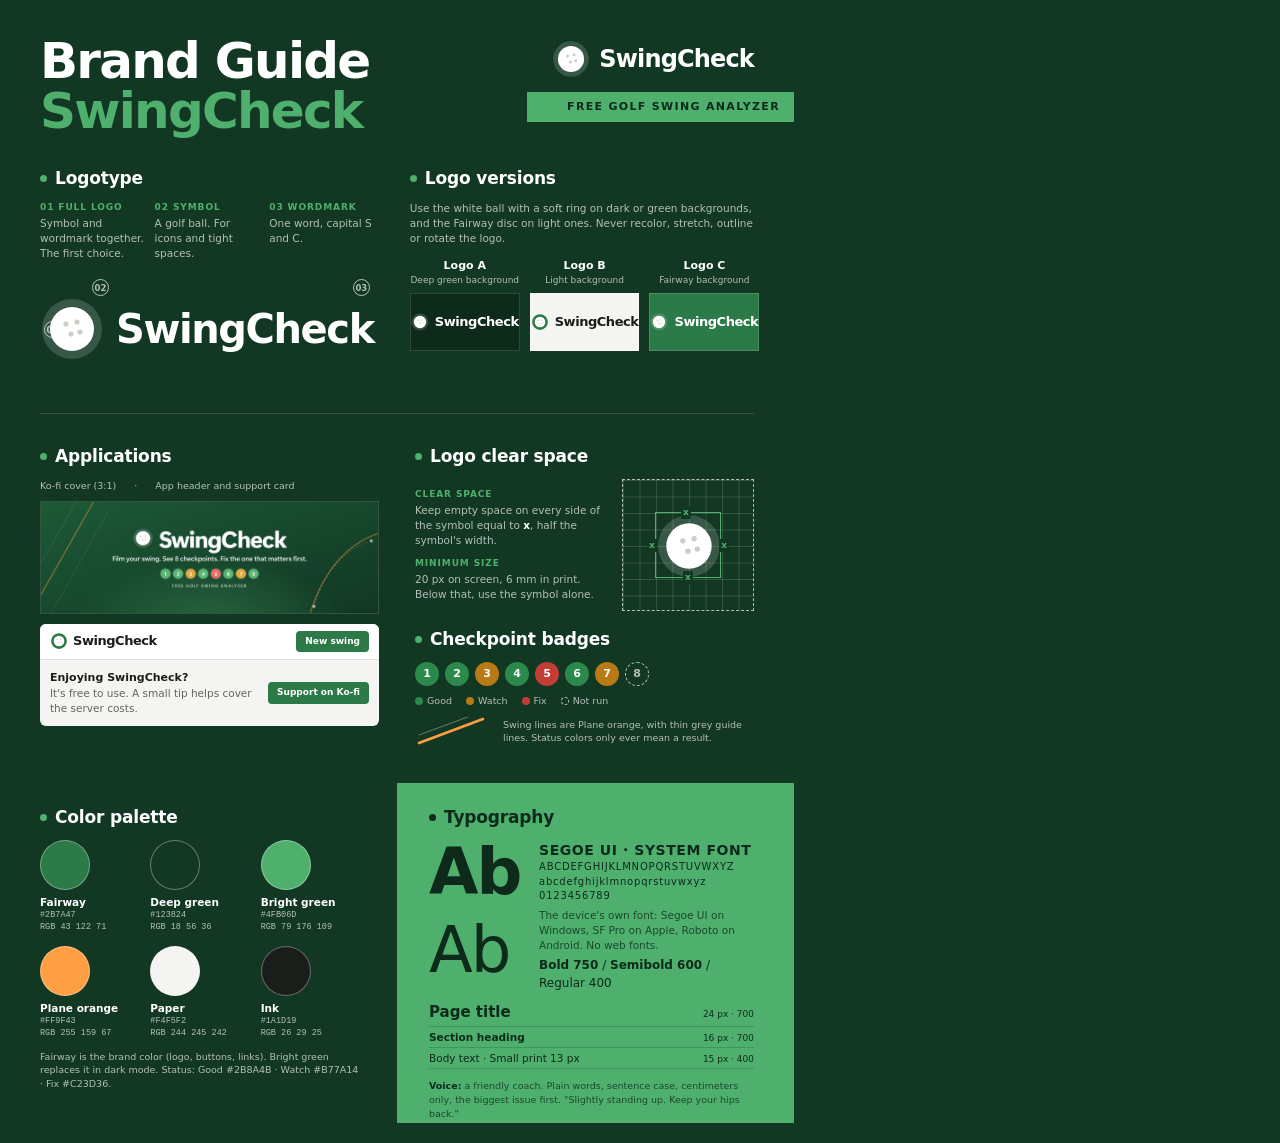
<file: branding/brand-guide.html>
<!doctype html>
<!-- SwingCheck brand guide: one A4 page. Render to PDF with branding/render.sh. -->
<html lang="en">
<head>
<meta charset="utf-8">
<title>SwingCheck brand guide</title>
<style>
  @page { size: A4; margin: 0; }
  :root {
    --fairway: #2b7a47; --deep: #123824; --deeper: #0d2a1b; --bright: #4fb06d; --plane: #ff9f43;
    --ok: #2b8a4b; --warn: #b77a14; --flag: #c23d36;
    --paper: #f4f5f2; --ink: #1a1d19; --muted: #5f665d; --line: rgba(255, 255, 255, 0.14); --soft: rgba(255, 255, 255, 0.68);
  }
  * { box-sizing: border-box; }
  html, body { margin: 0; }
  html { height: 1123px; overflow: hidden; }
  body {
    width: 794px; height: 1123px; overflow: hidden; position: relative;
    background: var(--deep); color: #fff;
    font: 10.5px/1.45 "Segoe UI", system-ui, sans-serif;
    -webkit-print-color-adjust: exact; print-color-adjust: exact;
  }
  .pad { padding: 0 40px; }

  /* Header */
  .head { display: flex; justify-content: space-between; align-items: flex-start; padding-top: 36px; }
  .title { font-size: 50px; font-weight: 750; line-height: 1; letter-spacing: -0.035em; }
  .title span { color: var(--bright); display: block; }
  .head-right { display: flex; flex-direction: column; align-items: flex-end; gap: 14px; padding-top: 4px; }
  .lockup { display: flex; align-items: center; gap: 9px; font-size: 24px; font-weight: 750; letter-spacing: -0.035em; }
  .lockup img { width: 38px; height: 38px; }
  .bar { background: var(--bright); color: var(--deeper); font-weight: 700; padding: 7px 14px 7px 40px; margin-right: -40px;
    font-size: 11px; letter-spacing: 0.12em; text-transform: uppercase; }

  /* Sections */
  .row { display: grid; grid-template-columns: 1fr 1fr; gap: 36px; padding: 30px 40px; }
  .rule { height: 1px; background: var(--line); margin: 0 40px; }
  h2 { display: flex; align-items: center; gap: 8px; margin: 0 0 10px; font-size: 17px; font-weight: 700; letter-spacing: -0.01em; }
  h2::before { content: ""; width: 7px; height: 7px; border-radius: 50%; background: var(--bright); }
  h3 { margin: 0 0 2px; font-size: 9px; font-weight: 700; color: var(--bright); letter-spacing: 0.1em; text-transform: uppercase; }
  p { margin: 0; color: var(--soft); }

  /* Logotype */
  .parts { display: grid; grid-template-columns: repeat(3, 1fr); gap: 10px; margin-bottom: 14px; }
  .anatomy { position: relative; display: flex; align-items: center; justify-content: center; gap: 12px; height: 108px; }
  .anatomy img { width: 64px; height: 64px; }
  .anatomy .word { font-size: 40px; font-weight: 750; letter-spacing: -0.035em; }
  .tag { position: absolute; width: 17px; height: 17px; border-radius: 50%; border: 1px solid var(--soft);
    display: grid; place-items: center; font-size: 8.5px; font-weight: 700; color: var(--soft); }

  /* Variants */
  .variants { display: grid; grid-template-columns: repeat(3, 1fr); gap: 10px; margin-top: 12px; }
  .variant { text-align: center; }
  .variant b { display: block; font-size: 11px; }
  .variant small { display: block; color: var(--soft); font-size: 9px; margin-bottom: 6px; }
  .tile { height: 58px; display: flex; align-items: center; justify-content: center; gap: 6px;
    font-weight: 750; font-size: 13px; letter-spacing: -0.035em; border: 1px solid var(--line); }
  .tile img { width: 18px; height: 18px; }

  /* Applications */
  .cover { display: block; width: 100%; aspect-ratio: 3 / 1; border: 1px solid var(--line); }
  .app { margin-top: 10px; background: var(--paper); color: var(--ink); border-radius: 6px; overflow: hidden; }
  .app-top { display: flex; justify-content: space-between; align-items: center; padding: 7px 10px; background: #fff; border-bottom: 1px solid #dfe2db; }
  .app-top .lockup { font-size: 13px; gap: 5px; }
  .app-top .lockup img { width: 18px; height: 18px; }
  .app-btn { white-space: nowrap; background: var(--fairway); color: #fff; font-weight: 600; font-size: 9px; padding: 4px 9px; border-radius: 4px; }
  .app-body { display: flex; align-items: center; gap: 10px; padding: 10px; }
  .app-body b { font-size: 11px; }
  .labels { display: flex; gap: 18px; margin: 0 0 8px; color: var(--soft); font-size: 9.5px; }

  /* Clear space */
  .clear { display: grid; grid-template-columns: 1fr 132px; gap: 14px; align-items: center; }
  .clear-box { position: relative; width: 132px; height: 132px; border: 1px dashed var(--soft);
    background-image: linear-gradient(var(--line) 1px, transparent 1px), linear-gradient(90deg, var(--line) 1px, transparent 1px);
    background-size: 16.5px 16.5px; display: grid; place-items: center; }
  .clear-box .inner { width: 66px; height: 66px; border: 1px solid var(--bright); display: grid; place-items: center; }
  .clear-box img { width: 66px; height: 66px; }
  .x { position: absolute; font-size: 9px; font-weight: 700; color: var(--bright); background: var(--deep); padding: 0 2px; }
  .clear p + h3 { margin-top: 8px; }

  /* Badges */
  .dots { display: flex; gap: 6px; margin: 4px 0 8px; }
  .dot { width: 24px; height: 24px; border-radius: 50%; display: grid; place-items: center; font-size: 11px; font-weight: 700; }
  .dot.ok { background: var(--ok); } .dot.warn { background: var(--warn); } .dot.flag { background: var(--flag); }
  .dot.soon { border: 1px dashed var(--soft); color: var(--soft); }
  .legend { display: flex; gap: 14px; color: var(--soft); font-size: 9.5px; }
  .legend i { display: inline-block; width: 8px; height: 8px; border-radius: 50%; margin-right: 4px; vertical-align: middle; }
  .lines { display: flex; gap: 16px; align-items: center; margin-top: 10px; color: var(--soft); font-size: 9.5px; }
  .lines svg { width: 72px; height: 28px; flex: none; }

  /* Bottom: colors + type panel */
  .bottom { position: absolute; left: 0; right: 0; bottom: 0; display: grid; grid-template-columns: 1fr 1fr; height: 340px; }
  .colors { padding: 22px 36px 22px 40px; }
  .swatches { display: grid; grid-template-columns: repeat(3, 1fr); gap: 12px 10px; }
  .swatch .c { width: 50px; height: 50px; border-radius: 50%; margin-bottom: 5px; border: 1px solid rgba(255, 255, 255, 0.35); }
  .swatch b { display: block; font-size: 10.5px; }
  .swatch span { display: block; color: var(--soft); font: 8.5px/1.4 Consolas, monospace; }
  .note { margin-top: 10px; font-size: 9.5px; }
  .type { background: var(--bright); color: var(--deeper); padding: 22px 40px 22px 32px; }
  .type h2::before { background: var(--deeper); }
  .type p { color: rgba(13, 42, 27, 0.78); }
  .ab { display: grid; grid-template-columns: 96px 1fr; gap: 4px 14px; align-items: center; margin-top: 2px; }
  .ab .big { font-size: 64px; line-height: 1; letter-spacing: -0.03em; }
  .ab .name { font-size: 14px; font-weight: 750; letter-spacing: 0.04em; }
  .ab .abc { font-size: 10px; letter-spacing: 0.08em; }
  .scale { margin-top: 8px; display: grid; gap: 1px; }
  .scale div { display: flex; justify-content: space-between; align-items: baseline; border-bottom: 1px solid rgba(13, 42, 27, 0.2); padding: 2px 0; }
  .scale small { font-size: 9px; }
  .voice { margin-top: 10px; font-size: 9.5px; }
</style>
</head>
<body>
  <div class="head pad">
    <div class="title">Brand Guide<span>SwingCheck</span></div>
    <div class="head-right">
      <div class="lockup"><img src="logo-on-dark.svg" alt="">SwingCheck</div>
      <div class="bar">Free golf swing analyzer</div>
    </div>
  </div>

  <div class="row">
    <section>
      <h2>Logotype</h2>
      <div class="parts">
        <div><h3>01 Full logo</h3><p>Symbol and wordmark together. The first choice.</p></div>
        <div><h3>02 Symbol</h3><p>A golf ball. For icons and tight spaces.</p></div>
        <div><h3>03 Wordmark</h3><p>One word, capital S and C.</p></div>
      </div>
      <div class="anatomy">
        <img src="logo-on-dark.svg" alt=""><span class="word">SwingCheck</span>
        <span class="tag" style="left:4px; top:46px">01</span>
        <span class="tag" style="left:52px; top:4px">02</span>
        <span class="tag" style="right:4px; top:4px">03</span>
      </div>
    </section>
    <section>
      <h2>Logo versions</h2>
      <p>Use the white ball with a soft ring on dark or green backgrounds, and the Fairway disc on light ones.
        Never recolor, stretch, outline or rotate the logo.</p>
      <div class="variants">
        <div class="variant"><b>Logo A</b><small>Deep green background</small>
          <div class="tile" style="background:var(--deeper)"><img src="logo-on-dark.svg" alt="">SwingCheck</div></div>
        <div class="variant"><b>Logo B</b><small>Light background</small>
          <div class="tile" style="background:var(--paper); color:var(--ink)"><img src="logo.svg" alt="">SwingCheck</div></div>
        <div class="variant"><b>Logo C</b><small>Fairway background</small>
          <div class="tile" style="background:var(--fairway)"><img src="logo-on-dark.svg" alt="">SwingCheck</div></div>
      </div>
    </section>
  </div>

  <div class="rule"></div>

  <div class="row">
    <section>
      <h2>Applications</h2>
      <div class="labels"><span>Ko-fi cover (3:1)</span><span>·</span><span>App header and support card</span></div>
      <img class="cover" src="ko-fi-cover.png" alt="">
      <div class="app">
        <div class="app-top"><div class="lockup"><img src="logo.svg" alt="">SwingCheck</div><span class="app-btn">New swing</span></div>
        <div class="app-body"><div><b>Enjoying SwingCheck?</b><br><span style="color:var(--muted)">It's free to use. A small tip helps cover the server costs.</span></div>
          <span class="app-btn" style="margin-left:auto">Support on Ko-fi</span></div>
      </div>
    </section>
    <section>
      <h2>Logo clear space</h2>
      <div class="clear">
        <div>
          <h3>Clear space</h3>
          <p>Keep empty space on every side of the symbol equal to <b style="color:#fff">x</b>, half the symbol's width.</p>
          <h3>Minimum size</h3>
          <p>20 px on screen, 6 mm in print. Below that, use the symbol alone.</p>
        </div>
        <div class="clear-box">
          <div class="inner"><img src="logo-on-dark.svg" alt=""></div>
          <span class="x" style="top:26px; left:58px">x</span>
          <span class="x" style="bottom:26px; left:60px">x</span>
          <span class="x" style="left:24px; top:59px">x</span>
          <span class="x" style="right:24px; top:59px">x</span>
        </div>
      </div>
      <h2 style="margin-top:16px">Checkpoint badges</h2>
      <div class="dots">
        <span class="dot ok">1</span><span class="dot ok">2</span><span class="dot warn">3</span><span class="dot ok">4</span>
        <span class="dot flag">5</span><span class="dot ok">6</span><span class="dot warn">7</span><span class="dot soon">8</span>
      </div>
      <div class="legend">
        <span><i style="background:var(--ok)"></i>Good</span><span><i style="background:var(--warn)"></i>Watch</span>
        <span><i style="background:var(--flag)"></i>Fix</span><span><i style="border:1px dashed var(--soft)"></i>Not run</span>
      </div>
      <div class="lines">
        <svg viewBox="0 0 72 28"><line x1="4" y1="26" x2="68" y2="2" stroke="#ff9f43" stroke-width="2.5" stroke-linecap="round"/>
          <line x1="4" y1="18" x2="58" y2="-2" stroke="#fff" stroke-opacity="0.35" stroke-width="1"/></svg>
        <span>Swing lines are Plane orange, with thin grey guide lines. Status colors only ever mean a result.</span>
      </div>
    </section>
  </div>

  <div class="bottom">
    <section class="colors">
      <h2>Color palette</h2>
      <div class="swatches">
        <div class="swatch"><div class="c" style="background:var(--fairway)"></div><b>Fairway</b><span>#2B7A47</span><span>RGB 43 122 71</span></div>
        <div class="swatch"><div class="c" style="background:var(--deep)"></div><b>Deep green</b><span>#123824</span><span>RGB 18 56 36</span></div>
        <div class="swatch"><div class="c" style="background:var(--bright)"></div><b>Bright green</b><span>#4FB06D</span><span>RGB 79 176 109</span></div>
        <div class="swatch"><div class="c" style="background:var(--plane)"></div><b>Plane orange</b><span>#FF9F43</span><span>RGB 255 159 67</span></div>
        <div class="swatch"><div class="c" style="background:var(--paper)"></div><b>Paper</b><span>#F4F5F2</span><span>RGB 244 245 242</span></div>
        <div class="swatch"><div class="c" style="background:var(--ink)"></div><b>Ink</b><span>#1A1D19</span><span>RGB 26 29 25</span></div>
      </div>
      <p class="note">Fairway is the brand color (logo, buttons, links). Bright green replaces it in dark mode.
        Status: Good #2B8A4B · Watch #B77A14 · Fix #C23D36.</p>
    </section>
    <section class="type">
      <h2>Typography</h2>
      <div class="ab">
        <div class="big" style="font-weight:750">Ab</div>
        <div><div class="name">SEGOE UI · SYSTEM FONT</div><div class="abc">ABCDEFGHIJKLMNOPQRSTUVWXYZ<br>abcdefghijklmnopqrstuvwxyz 0123456789</div></div>
        <div class="big" style="font-weight:400">Ab</div>
        <div><p>The device's own font: Segoe UI on Windows, SF Pro on Apple, Roboto on Android. No web fonts.</p>
          <div style="margin-top:4px; font-size:12px"><b>Bold 750</b> / <b style="font-weight:600">Semibold 600</b> / Regular 400</div></div>
      </div>
      <div class="scale">
        <div><b style="font-size:15px">Page title</b><small>24 px · 700</small></div>
        <div><b>Section heading</b><small>16 px · 700</small></div>
        <div><span>Body text · Small print 13 px</span><small>15 px · 400</small></div>
      </div>
      <p class="voice"><b style="color:var(--deeper)">Voice:</b> a friendly coach. Plain words, sentence case,
        centimeters only, the biggest issue first. "Slightly standing up. Keep your hips back."</p>
    </section>
  </div>
</body>
</html>
</file>
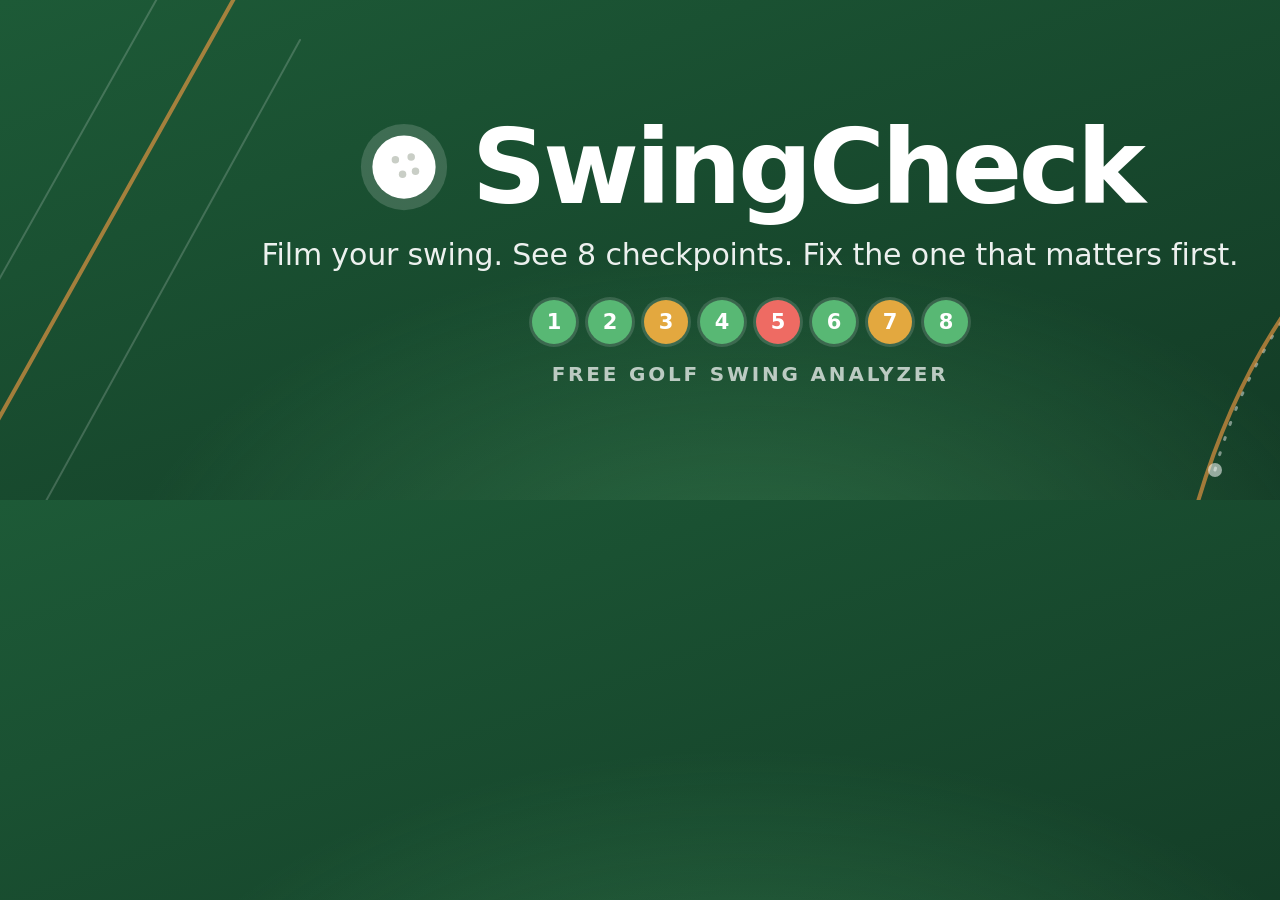
<file: branding/ko-fi-cover.html>
<!doctype html>
<!-- Ko-fi cover (3:1). Render to PNG with branding/render.sh. -->
<html lang="en">
<head>
<meta charset="utf-8">
<title>SwingCheck cover</title>
<style>
  :root { --accent: #2b7a47; --deep: #123824; --ok: #58b874; --warn: #e3a83f; --flag: #ee6b63; --plane: #ff9f43; }
  * { box-sizing: border-box; }
  html, body { margin: 0; width: 1500px; height: 500px; overflow: hidden; }
  body {
    position: relative;
    font-family: "Segoe UI Variable Display", "Segoe UI", system-ui, sans-serif;
    color: #fff;
    background:
      radial-gradient(900px 500px at 50% 120%, rgba(88, 184, 116, 0.35), transparent 70%),
      linear-gradient(160deg, #1d5a37 0%, var(--deep) 100%);
  }
  svg.art { position: absolute; inset: 0; }
  .content {
    position: absolute; inset: 0;
    display: flex; flex-direction: column; align-items: center; justify-content: center; gap: 18px;
    text-align: center;
  }
  .brand { display: flex; align-items: center; gap: 22px; }
  .brand svg { width: 92px; height: 92px; }
  .name { font-size: 104px; font-weight: 750; letter-spacing: -0.035em; line-height: 1; }
  .tagline { font-size: 30px; font-weight: 500; opacity: 0.92; letter-spacing: -0.005em; }
  .dots { display: flex; gap: 12px; margin-top: 10px; }
  .dot {
    width: 44px; height: 44px; border-radius: 50%;
    display: grid; place-items: center;
    font-size: 21px; font-weight: 700; color: #fff;
    box-shadow: 0 0 0 3px rgba(255, 255, 255, 0.14);
  }
  .ok { background: var(--ok); } .warn { background: var(--warn); } .flag { background: var(--flag); }
  .free { font-size: 20px; font-weight: 600; letter-spacing: 0.14em; text-transform: uppercase; opacity: 0.7; }
</style>
</head>
<body>
  <!-- Swing plane lines and a hand-path arc, faint, behind the text. -->
  <svg class="art" viewBox="0 0 1500 500" aria-hidden="true">
    <g fill="none" stroke-linecap="round">
      <line x1="-30" y1="470" x2="250" y2="-30" stroke="var(--plane)" stroke-width="4" opacity="0.6"/>
      <line x1="-80" y1="420" x2="190" y2="-60" stroke="#fff" stroke-width="2" opacity="0.18"/>
      <line x1="30" y1="530" x2="300" y2="40" stroke="#fff" stroke-width="2" opacity="0.18"/>
      <path d="M1215 470 C 1255 330, 1340 215, 1470 175" stroke="#fff" stroke-width="3" stroke-dasharray="2 14" opacity="0.45"/>
      <path d="M1190 530 C 1240 340, 1350 175, 1540 130" stroke="var(--plane)" stroke-width="4" opacity="0.6"/>
    </g>
    <g fill="#fff" opacity="0.55">
      <circle cx="1215" cy="470" r="7"/><circle cx="1470" cy="175" r="7"/>
    </g>
  </svg>

  <div class="content">
    <div class="brand">
      <svg viewBox="0 0 32 32" aria-hidden="true">
        <circle cx="16" cy="16" r="15" fill="#fff" opacity="0.16"/>
        <circle cx="16" cy="16" r="11" fill="#fff"/>
        <circle cx="13" cy="13.5" r="1.3" fill="#c9cec6"/><circle cx="18.5" cy="12.5" r="1.3" fill="#c9cec6"/>
        <circle cx="15.5" cy="18.5" r="1.3" fill="#c9cec6"/><circle cx="20" cy="17.5" r="1.3" fill="#c9cec6"/>
      </svg>
      <div class="name">SwingCheck</div>
    </div>
    <div class="tagline">Film your swing. See 8 checkpoints. Fix the one that matters first.</div>
    <div class="dots">
      <span class="dot ok">1</span><span class="dot ok">2</span><span class="dot warn">3</span><span class="dot ok">4</span>
      <span class="dot flag">5</span><span class="dot ok">6</span><span class="dot warn">7</span><span class="dot ok">8</span>
    </div>
    <div class="free">Free golf swing analyzer</div>
  </div>
</body>
</html>
</file>
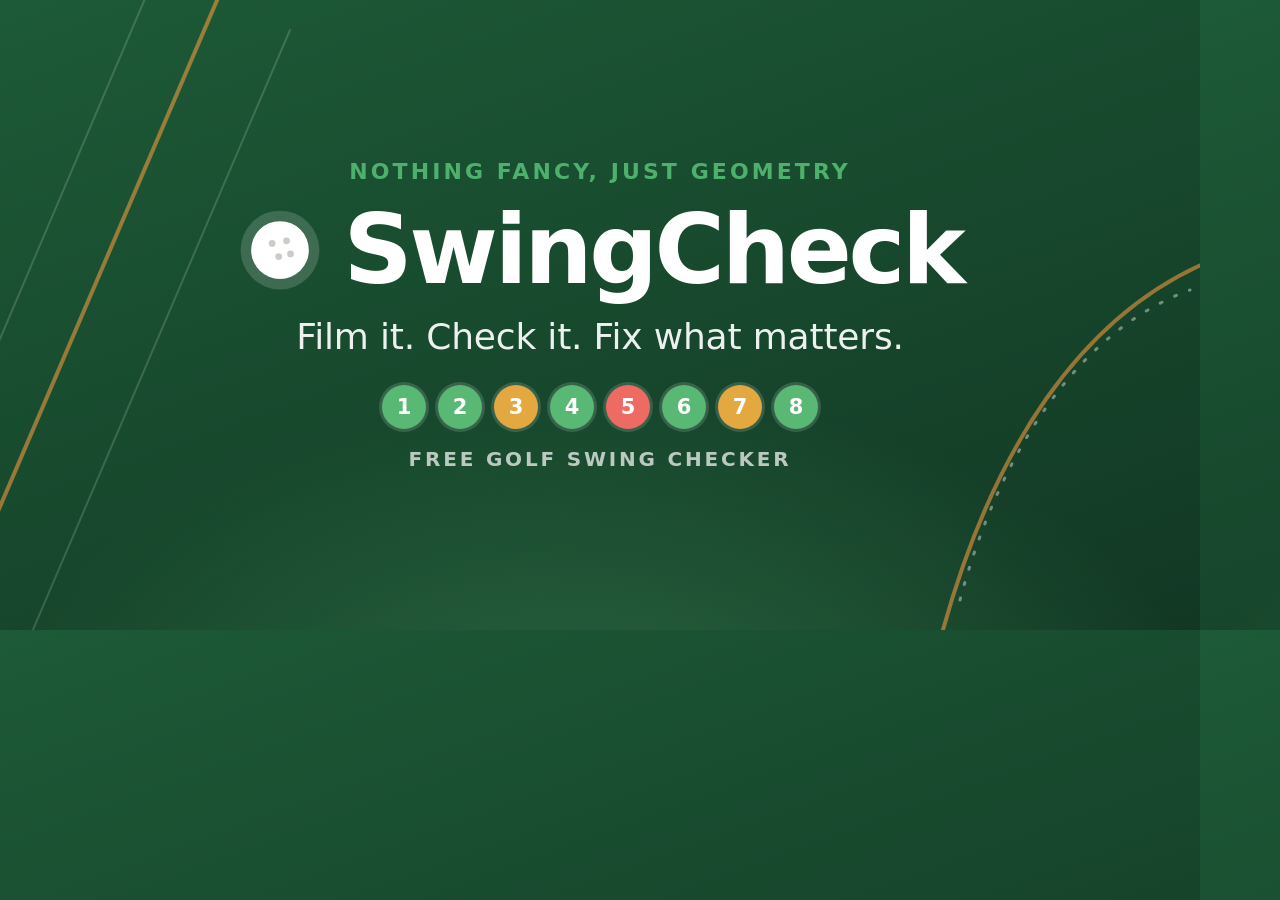
<file: branding/link-preview.html>
<!doctype html>
<!-- Link preview (Open Graph, 1200x630): the image Messenger, Facebook, Viber, etc. show for a
     swingcheck.org link. Render with branding/render.sh -> swingcheck/app/static/og-image.png.
     Content stays centered: some apps crop the sides to a square. -->
<html lang="en">
<head>
<meta charset="utf-8">
<title>SwingCheck link preview</title>
<style>
  :root { --accent: #2b7a47; --deep: #123824; --ok: #58b874; --warn: #e3a83f; --flag: #ee6b63; --plane: #ff9f43; }
  * { box-sizing: border-box; }
  html, body { margin: 0; width: 1200px; height: 630px; overflow: hidden; }
  body {
    position: relative;
    font-family: "Segoe UI Variable Display", "Segoe UI", system-ui, sans-serif;
    color: #fff;
    background:
      radial-gradient(900px 560px at 50% 125%, rgba(88, 184, 116, 0.35), transparent 70%),
      linear-gradient(160deg, #1d5a37 0%, var(--deep) 100%);
  }
  svg.art { position: absolute; inset: 0; }
  .content {
    position: absolute; inset: 0;
    display: flex; flex-direction: column; align-items: center; justify-content: center; gap: 18px;
    text-align: center;
  }
  .brand { display: flex; align-items: center; gap: 22px; }
  .brand svg { width: 84px; height: 84px; }
  .name { font-size: 96px; font-weight: 750; letter-spacing: -0.035em; line-height: 1; }
  .tagline { font-size: 36px; font-weight: 500; opacity: 0.92; letter-spacing: -0.005em; }
  .dots { display: flex; gap: 12px; margin-top: 10px; }
  .dot {
    width: 44px; height: 44px; border-radius: 50%;
    display: grid; place-items: center;
    font-size: 21px; font-weight: 700; color: #fff;
    box-shadow: 0 0 0 3px rgba(255, 255, 255, 0.14);
  }
  .ok { background: var(--ok); } .warn { background: var(--warn); } .flag { background: var(--flag); }
  .eyebrow { font-size: 22px; font-weight: 700; letter-spacing: 0.14em; text-transform: uppercase; color: #4fb06d; }
  .free { font-size: 20px; font-weight: 600; letter-spacing: 0.14em; text-transform: uppercase; opacity: 0.7; }
</style>
</head>
<body>
  <!-- Swing plane lines and a hand-path arc, faint, behind the text. -->
  <svg class="art" viewBox="0 0 1200 630" aria-hidden="true">
    <g fill="none" stroke-linecap="round">
      <line x1="-40" y1="600" x2="230" y2="-30" stroke="var(--plane)" stroke-width="4" opacity="0.55"/>
      <line x1="-90" y1="550" x2="170" y2="-60" stroke="#fff" stroke-width="2" opacity="0.16"/>
      <line x1="20" y1="660" x2="290" y2="30" stroke="#fff" stroke-width="2" opacity="0.16"/>
      <path d="M960 600 C 1000 450, 1080 330, 1190 290" stroke="#fff" stroke-width="3" stroke-dasharray="2 14" opacity="0.4"/>
      <path d="M935 660 C 985 460, 1080 300, 1240 250" stroke="var(--plane)" stroke-width="4" opacity="0.55"/>
    </g>
  </svg>

  <div class="content">
    <div class="eyebrow">Nothing fancy, just geometry</div>
    <div class="brand">
      <svg viewBox="0 0 32 32" aria-hidden="true">
        <circle cx="16" cy="16" r="15" fill="#fff" opacity="0.16"/>
        <circle cx="16" cy="16" r="11" fill="#fff"/>
        <circle cx="13" cy="13.5" r="1.3" fill="#c9cec6"/><circle cx="18.5" cy="12.5" r="1.3" fill="#c9cec6"/>
        <circle cx="15.5" cy="18.5" r="1.3" fill="#c9cec6"/><circle cx="20" cy="17.5" r="1.3" fill="#c9cec6"/>
      </svg>
      <div class="name">SwingCheck</div>
    </div>
    <div class="tagline">Film it. Check it. Fix what matters.</div>
    <div class="dots">
      <span class="dot ok">1</span><span class="dot ok">2</span><span class="dot warn">3</span><span class="dot ok">4</span>
      <span class="dot flag">5</span><span class="dot ok">6</span><span class="dot warn">7</span><span class="dot ok">8</span>
    </div>
    <div class="free">Free golf swing checker</div>
  </div>
</body>
</html>
</file>
